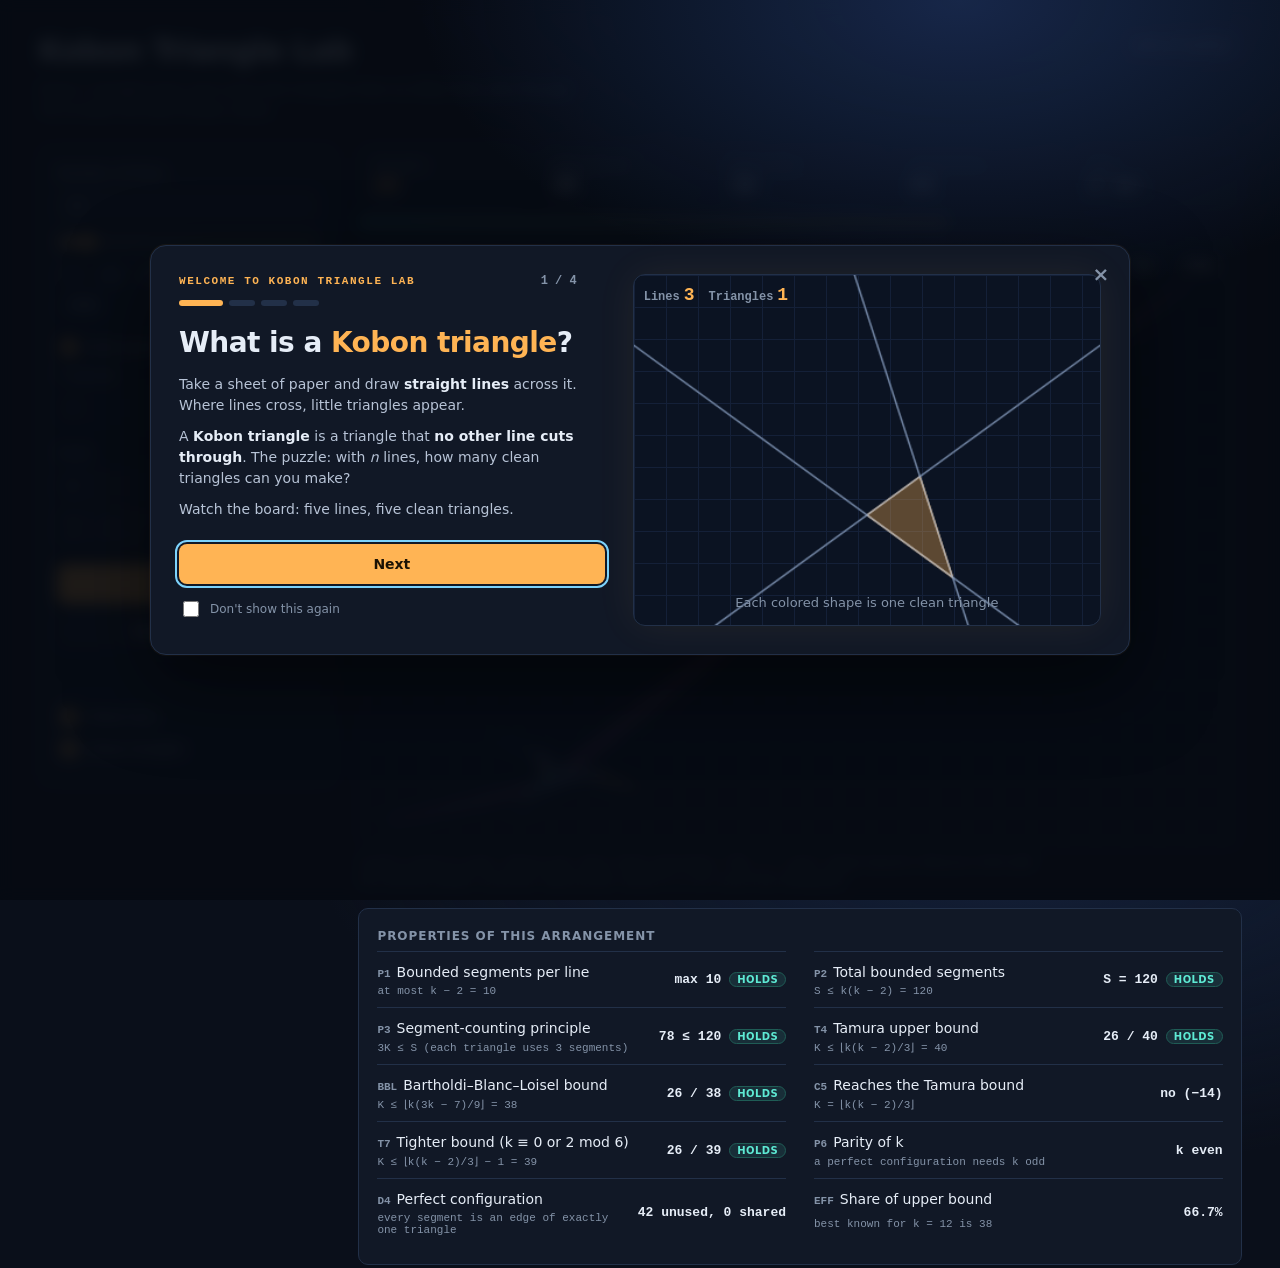
<file: index.html>
<!DOCTYPE html>
<html lang="en">
<head>
  <meta charset="utf-8">
  <meta name="viewport" content="width=device-width, initial-scale=1">
  <title>Kobon Triangle Lab</title>
  <link rel="stylesheet" href="css/style.css">
  <link rel="stylesheet" href="css/welcome.css">
</head>
<body>
  <header class="top">
    <button type="button" id="help" class="ghost">How it works</button>
    <h1>Kobon Triangle Lab</h1>
    <p>Draw n straight lines and count the triangles that no other line cuts through. Try to beat the best known result.</p>
  </header>

  <main class="layout">
    <aside class="panel controls" aria-label="Controls">
      <div class="field">
        <label for="numLines">Number of lines</label>
        <input type="text" id="numLines" inputmode="numeric" autocomplete="off" value="12">
        <input type="range" id="numRange" min="3" max="100" value="12" aria-label="Number of lines slider">
        <div class="chips" id="presets">
          <button type="button" data-n="7">7</button><button type="button" data-n="15">15</button>
          <button type="button" data-n="21">21</button><button type="button" data-n="50">50</button>
          <button type="button" data-n="200">200</button><button type="button" data-n="1000">1000</button>
        </div>
        <p class="hint" id="nHint" hidden></p>
      </div>

      <div class="field">
        <label class="check"><input type="checkbox" id="autoSpread" checked> Auto spread</label>
        <div class="pair">
          <div><label for="bRange">Y spread</label><input type="text" id="bRange" inputmode="numeric" autocomplete="off" disabled></div>
          <div><label for="xSpace">X spacing</label><input type="text" id="xSpace" inputmode="numeric" autocomplete="off" disabled></div>
        </div>
      </div>

      <div class="field">
        <label for="seed">Seed</label>
        <div class="row">
          <input type="text" id="seed" inputmode="numeric" autocomplete="off" value="1">
          <button type="button" id="dice" class="ghost" aria-label="Random seed">Random</button>
        </div>
        <p class="hint">Same seed and settings always give the same drawing.</p>
      </div>

      <div class="actions">
        <button type="button" id="go" class="primary">Generate</button>
        <button type="button" id="search" class="secondary">Search for best</button>
      </div>
      <p class="hint" id="searchStatus" aria-live="polite"></p>

      <div class="field toggles">
        <label class="check"><input type="checkbox" id="showLines" checked> Show lines</label>
        <label class="check"><input type="checkbox" id="showTris" checked> Show triangles</label>
      </div>
    </aside>

    <section class="stage">
      <div class="stats" aria-live="polite">
        <div class="stat"><span>Triangles</span><b id="s-tri">0</b></div>
        <div class="stat"><span>Upper bound</span><b id="s-bound">0</b></div>
        <div class="stat"><span>Best known</span><b id="s-ref">n/a</b></div>
        <div class="stat"><span>Intersections</span><b id="s-inter">0</b></div>
        <div class="stat"><span>Time</span><b id="s-time">0 ms</b></div>
        <div class="meter" title="Triangles as a share of the upper bound"><i id="meterFill"></i></div>
      </div>

      <div class="canvas-wrap">
        <canvas id="cv" aria-label="Line arrangement"></canvas>
        <div class="tools">
          <button type="button" id="zin" aria-label="Zoom in">+</button>
          <button type="button" id="zout" aria-label="Zoom out">&minus;</button>
          <button type="button" id="fit" aria-label="Fit to screen">Fit</button>
          <button type="button" id="png" aria-label="Download PNG">PNG</button>
        </div>
        <div class="busy" id="busy" hidden><span class="spin"></span><em id="busyText">Working…</em></div>
        <div class="empty" id="empty">Press Generate to draw your first arrangement.</div>
      </div>
      <p class="hint foot">Scroll or pinch to zoom, drag to pan. Keys: Enter generates, F fits, +/− zoom.
        Upper bound is Tamura's limit with the Clément–Bader correction. Best-known values (n ≤ 21) come from Wikipedia.</p>

      <section class="panel props" aria-label="Properties of this arrangement">
        <h2>Properties of this arrangement</h2>
        <div id="props"><p class="hint">Generate a drawing to see its properties.</p></div>
      </section>
    </section>
  </main>
  <div class="welcome" id="welcome" role="dialog" aria-modal="true" aria-labelledby="wTitle">
    <div class="w-card">
      <button type="button" id="wClose" class="w-x" aria-label="Close intro">&times;</button>
      <div class="w-copy">
        <div class="w-top"><span class="w-eyebrow" id="wTitle">Welcome to Kobon Triangle Lab</span><span class="w-count" id="wCount"></span></div>
        <div class="w-dots" id="wDots"></div>
        <div id="wStep"></div>
        <div class="w-nav"><button type="button" id="wBack" class="secondary" hidden>Back</button><button type="button" id="wNext" class="primary">Next</button></div>
        <div class="w-foot">
          <label class="check"><input type="checkbox" id="wSkip"> Don't show this again</label>
        </div>
      </div>
      <div class="w-demo">
        <div class="w-board">
          <canvas id="wCv" width="400" height="300" aria-label="Interactive demo board: drag to draw lines"></canvas>
          <div class="w-hud"><span>Lines<b id="wN">0</b></span><span>Triangles<b id="wT">0</b></span></div>
          <div class="w-msg" id="wMsg"></div>
        </div>
      </div>
    </div>
  </div>

  <div class="toast" id="toast" role="status" hidden></div>

  <!-- Plain scripts (not ES modules) so the page also works when opened straight from disk. Order matters. -->
  <script src="js/config.js"></script>
  <script src="js/worker-core.js"></script>
  <script src="js/solver.js"></script>
  <script src="js/renderer.js"></script>
  <script src="js/properties.js"></script>
  <script src="js/welcome.js"></script>
  <script src="js/app.js"></script>
</body>
</html>
</file>
<file: css/style.css>
:root{--bg:#0a0f1a;--panel:#111826;--panel2:#172033;--line:#223048;--ink:#e6edf7;--dim:#8493a8;--accent:#ffb454;--accent-ink:#1b1204;--focus:#7dd3fc;--ok:#5eead4;--bad:#f87171;--radius:10px;
--sans:"Inter",system-ui,-apple-system,"Segoe UI",Roboto,sans-serif;--mono:ui-monospace,"SF Mono",Consolas,Menlo,monospace}
*{box-sizing:border-box}
html,body{height:100%}
body{margin:0;color:var(--ink);font:14px/1.5 var(--sans);background:radial-gradient(1200px 600px at 80% -10%,#14213b 0%,transparent 60%),var(--bg);padding:28px clamp(16px,3vw,40px) 40px}
:focus-visible{outline:2px solid var(--focus);outline-offset:2px}
.top h1{margin:0 0 6px;font-size:clamp(22px,3vw,30px);font-weight:750;letter-spacing:-.02em}
.top p{margin:0 0 24px;color:var(--dim);max-width:62ch}

.layout{display:grid;grid-template-columns:300px minmax(0,1fr);gap:20px;align-items:start}
.layout>*{min-width:0}
.panel{background:var(--panel);border:1px solid var(--line);border-radius:var(--radius);padding:18px}
.controls{position:sticky;top:16px;display:grid;grid-template-columns:minmax(0,1fr);gap:18px}
.field{min-width:0}
label{display:block;font-size:12px;font-weight:600;color:var(--dim);margin-bottom:6px}
.check{display:flex;align-items:center;gap:8px;color:var(--ink);font-size:13px;font-weight:500;cursor:pointer;margin:0 0 8px}
.check input{accent-color:var(--accent);width:16px;height:16px}

/* Fixed-width text inputs: long input can never stretch the panel */
input[type=text]{width:100%;min-width:0;max-width:100%;background:var(--panel2);border:1px solid var(--line);color:var(--ink);font:500 14px var(--mono);padding:9px 10px;border-radius:8px;text-overflow:ellipsis;overflow:hidden}
input[type=text]:disabled{opacity:.55}
input[type=text].bad{border-color:var(--bad)}
input[type=range]{width:100%;margin:10px 0 4px;accent-color:var(--accent)}
.pair{display:grid;grid-template-columns:1fr 1fr;gap:10px}
.row{display:flex;gap:8px}
.chips{display:flex;flex-wrap:wrap;gap:6px;margin-top:8px}

button{font:600 13px var(--sans);cursor:pointer;border-radius:8px;border:1px solid var(--line);background:var(--panel2);color:var(--ink);padding:8px 12px;transition:background .15s,transform .05s}
button:hover{background:#1f2c45}
button:active{transform:translateY(1px)}
.chips button{padding:4px 10px;font:12px var(--mono)}
button.ghost{white-space:nowrap}
.actions{display:grid;gap:8px}
button.primary{background:var(--accent);color:var(--accent-ink);border-color:transparent;padding:11px;font-size:14px}
button.primary:hover{background:#ffc174}
button.secondary{padding:10px}
button.running{background:#3b1d1d;border-color:#7f2d2d}
button:disabled{opacity:.5;cursor:not-allowed}

.hint{margin:6px 0 0;font-size:12px;color:var(--dim);overflow-wrap:anywhere}
.hint[hidden]{display:none}
.hint.warn{color:var(--accent)}
.toggles{display:grid;gap:2px;padding-top:14px;border-top:1px solid var(--line)}

.stats{display:grid;grid-template-columns:repeat(5,1fr);gap:10px;margin-bottom:12px}
.stat{background:var(--panel);border:1px solid var(--line);border-radius:var(--radius);padding:10px 14px;min-width:0}
.stat span{display:block;font-size:12px;color:var(--dim)}
.stat b{display:block;overflow:hidden;text-overflow:ellipsis;white-space:nowrap;font:650 22px var(--mono);letter-spacing:-.02em;font-variant-numeric:tabular-nums}
.stat:first-child b{color:var(--accent)}
.meter{grid-column:1/-1;height:4px;background:var(--panel2);border-radius:4px;overflow:hidden}
.meter i{display:block;height:100%;width:0;background:linear-gradient(90deg,var(--ok),var(--accent));transition:width .4s ease}

.canvas-wrap{position:relative;height:min(68vh,720px);min-height:360px;overflow:hidden;border:1px solid var(--line);border-radius:var(--radius);background-color:#0b1322;
background-image:linear-gradient(#142038 1px,transparent 1px),linear-gradient(90deg,#142038 1px,transparent 1px);background-size:32px 32px}
.canvas-wrap canvas{position:absolute;inset:0;width:100%;height:100%;cursor:grab;touch-action:none}
.canvas-wrap canvas.grabbing{cursor:grabbing}
.tools{position:absolute;top:12px;right:12px;display:flex;gap:6px}
.tools button{background:rgba(17,24,38,.9);backdrop-filter:blur(6px);min-width:36px}
.busy,.empty{position:absolute;inset:0;display:grid;place-items:center;align-content:center;gap:10px;color:var(--dim);pointer-events:none}
.busy{background:rgba(10,15,26,.6)}
.busy[hidden],.empty[hidden]{display:none}
.spin{width:26px;height:26px;border:3px solid var(--line);border-top-color:var(--accent);border-radius:50%;animation:spin .8s linear infinite}
@keyframes spin{to{transform:rotate(360deg)}}
.foot{max-width:90ch}

/* Properties */
.props{margin-top:18px}
.props h2{margin:0 0 6px;font-size:12px;letter-spacing:.08em;text-transform:uppercase;color:var(--dim)}
#props{display:grid;grid-template-columns:repeat(auto-fill,minmax(320px,1fr));column-gap:28px}
.prop{display:grid;grid-template-columns:1fr auto;gap:2px 14px;padding:10px 0;border-top:1px solid var(--line);min-width:0}
.prop .name i{font:600 11px var(--mono);font-style:normal;color:var(--dim);margin-right:6px}
.prop .formula{grid-column:1;color:var(--dim);font:11px var(--mono);overflow-wrap:anywhere}
.prop .value{grid-column:2;grid-row:1/span 2;align-self:center;text-align:right;font:600 13px var(--mono);white-space:nowrap}
.pill{display:inline-block;margin-left:8px;padding:1px 7px;border-radius:10px;font:700 10px var(--sans);text-transform:uppercase;letter-spacing:.04em;border:1px solid var(--line);color:var(--dim)}
.pill.ok{color:var(--ok);border-color:#1f5c55;background:rgba(94,234,212,.1)}
.pill.no{color:var(--bad);border-color:#7f2d2d;background:rgba(248,113,113,.1)}

.toast{position:fixed;bottom:20px;left:50%;transform:translateX(-50%);background:var(--panel2);border:1px solid var(--line);padding:10px 16px;border-radius:8px;z-index:10;max-width:90vw}
.toast[hidden]{display:none}

@media (max-width:900px){.layout{grid-template-columns:1fr}.controls{position:static}.stats{grid-template-columns:repeat(2,1fr)}}
@media (max-width:420px){#props{grid-template-columns:1fr}.prop .value{white-space:normal}}
@media (prefers-reduced-motion:reduce){.spin{animation-duration:2s}.meter i{transition:none}}
</file>
<file: css/welcome.css>
/* Welcome / how-it-works overlay. Uses the theme tokens from style.css. */
.top{position:relative}
#help{position:absolute;top:0;right:0}
.welcome{position:fixed;inset:0;z-index:50;display:grid;place-items:center;padding:16px;overflow:auto;
background:radial-gradient(900px 500px at 75% 0%,rgba(26,44,82,.85),transparent 60%),rgba(6,10,18,.9);backdrop-filter:blur(8px);animation:wFade .4s ease}
.welcome[hidden]{display:none}
.welcome.out{opacity:0;transition:opacity .3s}
.w-card{width:min(980px,100%);display:grid;grid-template-columns:1fr 1.1fr;gap:28px;background:var(--panel);border:1px solid var(--line);border-radius:16px;padding:28px;box-shadow:0 30px 80px rgba(0,0,0,.5);animation:wRise .5s cubic-bezier(.2,.8,.2,1)}
.w-copy{display:flex;flex-direction:column;min-width:0}
.w-eyebrow{font:700 11px var(--mono);letter-spacing:.14em;text-transform:uppercase;color:var(--accent)}
.w-dots{display:flex;gap:6px;margin:12px 0 16px}
.w-dots button{width:26px;height:6px;padding:0;border-radius:6px;border:0;background:var(--line);transition:background .2s,width .2s}
.w-dots button.on{width:44px;background:var(--accent)}
.w-step{flex:1;min-height:210px;animation:wStep .35s ease}
.w-step h2{margin:0 0 10px;font-size:clamp(22px,3vw,28px);letter-spacing:-.02em}
.w-step p{margin:0 0 10px;color:#b7c3d6}
.w-step b{color:var(--ink)}
.w-step .acc{color:var(--accent)}
.w-chips{display:grid;gap:8px;margin-top:12px}
.w-chips div{background:var(--panel2);border:1px solid var(--line);border-radius:8px;padding:8px 12px;font-size:13px;color:var(--dim)}
.w-chips b{color:var(--accent);margin-right:6px}
.w-meter{height:8px;background:var(--panel2);border-radius:8px;overflow:hidden;margin:6px 0 12px}
.w-meter i{display:block;height:100%;width:100%;background:linear-gradient(90deg,var(--ok),var(--accent));transform-origin:left;animation:wGrow 1.2s ease}
.w-nav{display:flex;gap:10px;margin-top:16px}
.w-nav .primary{flex:1}
.w-foot{display:flex;justify-content:space-between;align-items:center;margin-top:14px;gap:10px;flex-wrap:wrap}
.w-foot .check{margin:0;font-size:12px;color:var(--dim)}
.w-foot .link{background:none;border:0;color:var(--dim);padding:4px;text-decoration:underline}
.w-foot .link:hover{color:var(--ink);background:none}

.w-demo{display:grid;gap:10px;align-content:start;min-width:0}
.w-board{position:relative;border:1px solid var(--line);border-radius:12px;overflow:hidden;background-color:#0b1322;
background-image:linear-gradient(#142038 1px,transparent 1px),linear-gradient(90deg,#142038 1px,transparent 1px);background-size:32px 32px}
.w-board canvas{display:block;width:100%;aspect-ratio:4/3;cursor:crosshair;touch-action:none}
.w-hud{position:absolute;left:10px;top:10px;display:flex;gap:14px;font:600 12px var(--mono);color:var(--dim);pointer-events:none}
.w-hud b{color:var(--accent);font-size:18px;margin-left:4px;display:inline-block}
.w-hud b.bump{animation:wBump .3s ease}
.w-msg{position:absolute;left:0;right:0;bottom:10px;text-align:center;font-size:12px;color:var(--dim);pointer-events:none;transition:opacity .3s}
.w-tools{display:flex;gap:8px;flex-wrap:wrap}
.w-tools button{flex:1;white-space:nowrap}

@keyframes wFade{from{opacity:0}}
@keyframes wRise{from{opacity:0;transform:translateY(24px) scale(.97)}}
@keyframes wStep{from{opacity:0;transform:translateX(14px)}}
@keyframes wGrow{from{transform:scaleX(0)}}
@keyframes wBump{50%{transform:scale(1.5)}}
@media (max-width:820px){.w-card{grid-template-columns:1fr;padding:20px}#help{position:static;margin:0 0 14px}}
@media (prefers-reduced-motion:reduce){.welcome,.w-card,.w-step,.w-meter i,.w-hud b.bump{animation:none}}

/* v2 polish: calmer layout, fewer controls */
.w-card{position:relative;z-index:0;box-shadow:0 30px 80px rgba(0,0,0,.5),0 0 0 1px rgba(255,180,84,.06)}
.w-x{position:absolute;top:12px;right:12px;z-index:2;width:32px;height:32px;padding:0;font-size:20px;line-height:1;background:transparent;border-color:transparent;color:var(--dim);cursor:pointer}
.w-x:hover{color:var(--ink)}
.w-top{display:flex;justify-content:space-between;align-items:center;padding-right:28px}
.w-count{font:600 12px var(--mono);color:var(--dim)}
.w-tools[hidden],.w-tools button[hidden]{display:none}
.w-board{box-shadow:0 0 40px rgba(255,180,84,.07)}
.w-msg{font-size:13px}
.w-msg.win{color:var(--ok);font-weight:600}
.w-nav{margin-top:12px}
.w-foot{justify-content:flex-start}

/* v3: board no longer depends on the global canvas rule; no buttons, so it is purely informational */
body.welcome-open{overflow:hidden}
.w-board{aspect-ratio:4/3}
.w-board canvas{position:absolute;inset:0;width:100%;height:100%;aspect-ratio:auto}
.w-nav button[hidden]{display:none}
.w-nav .secondary{flex:0 0 96px}
.w-msg{bottom:12px;padding:0 12px}
.w-demo{align-content:center}
</file>
